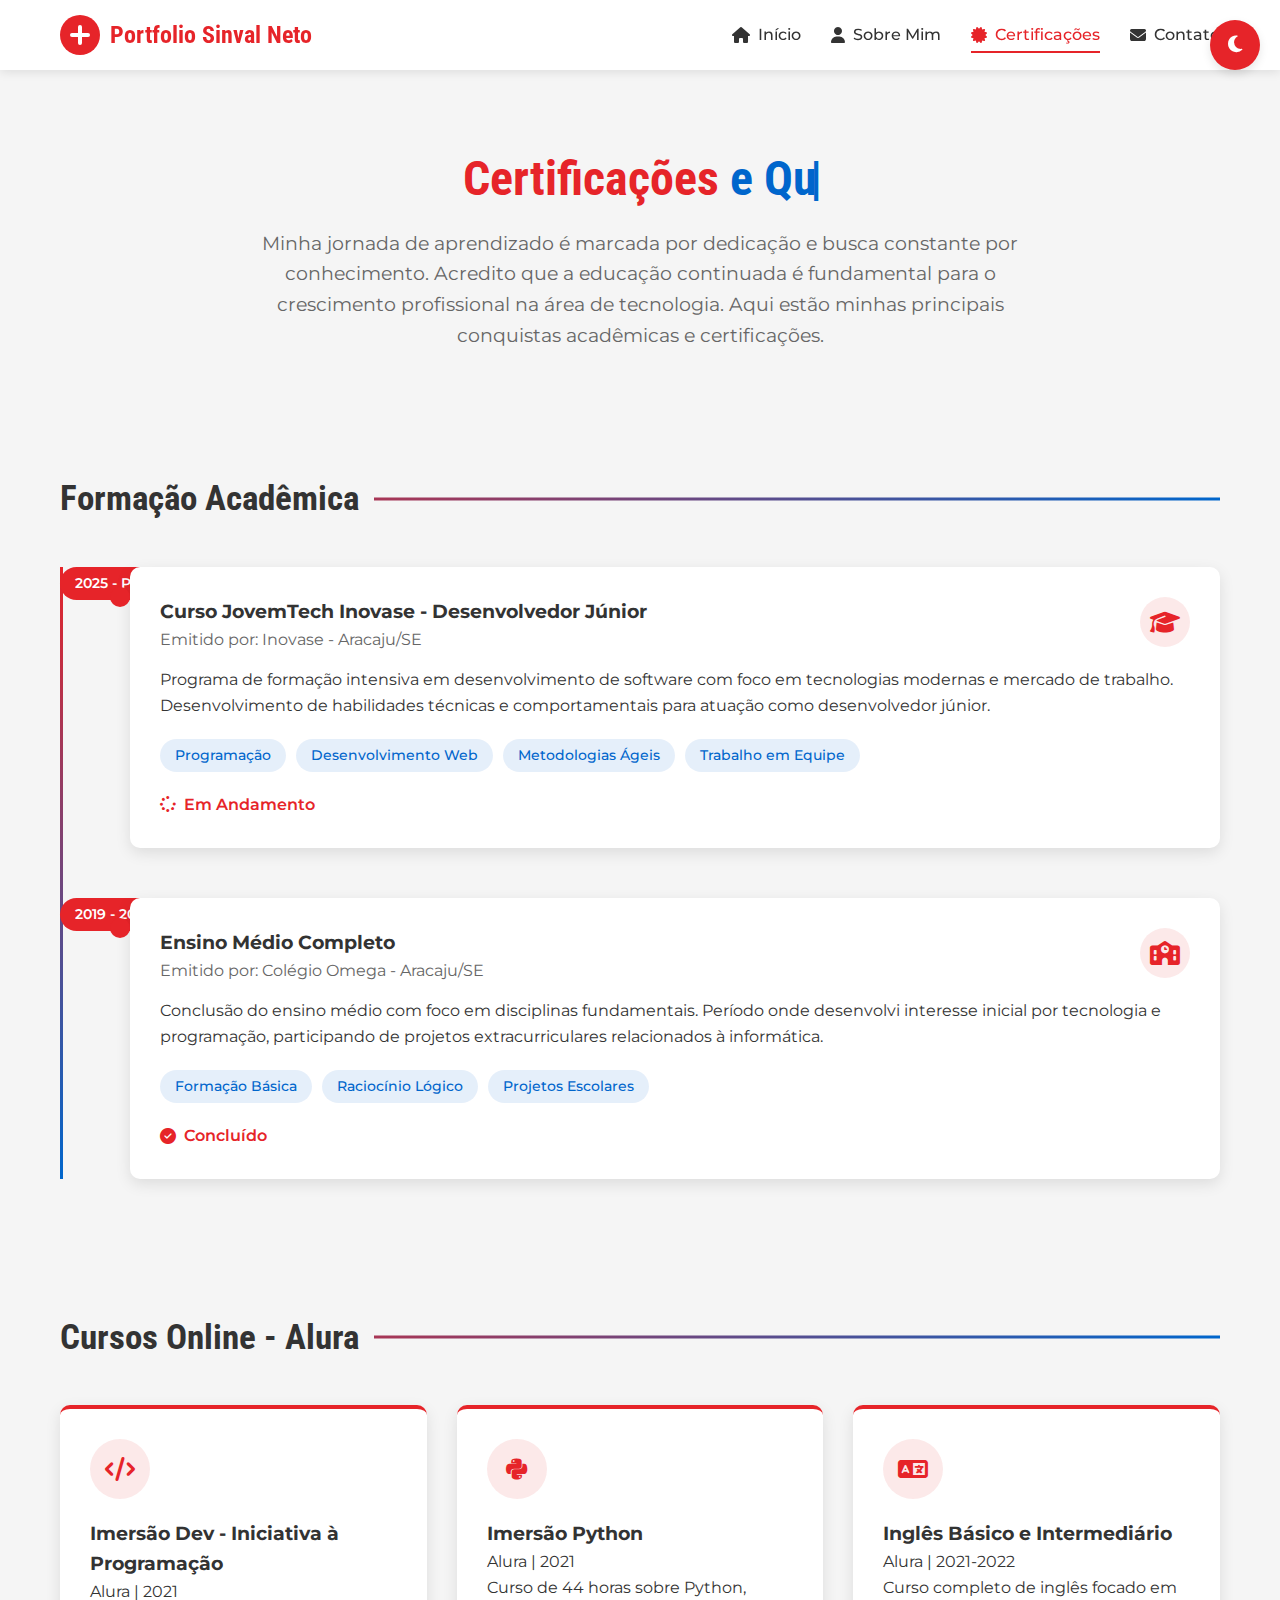
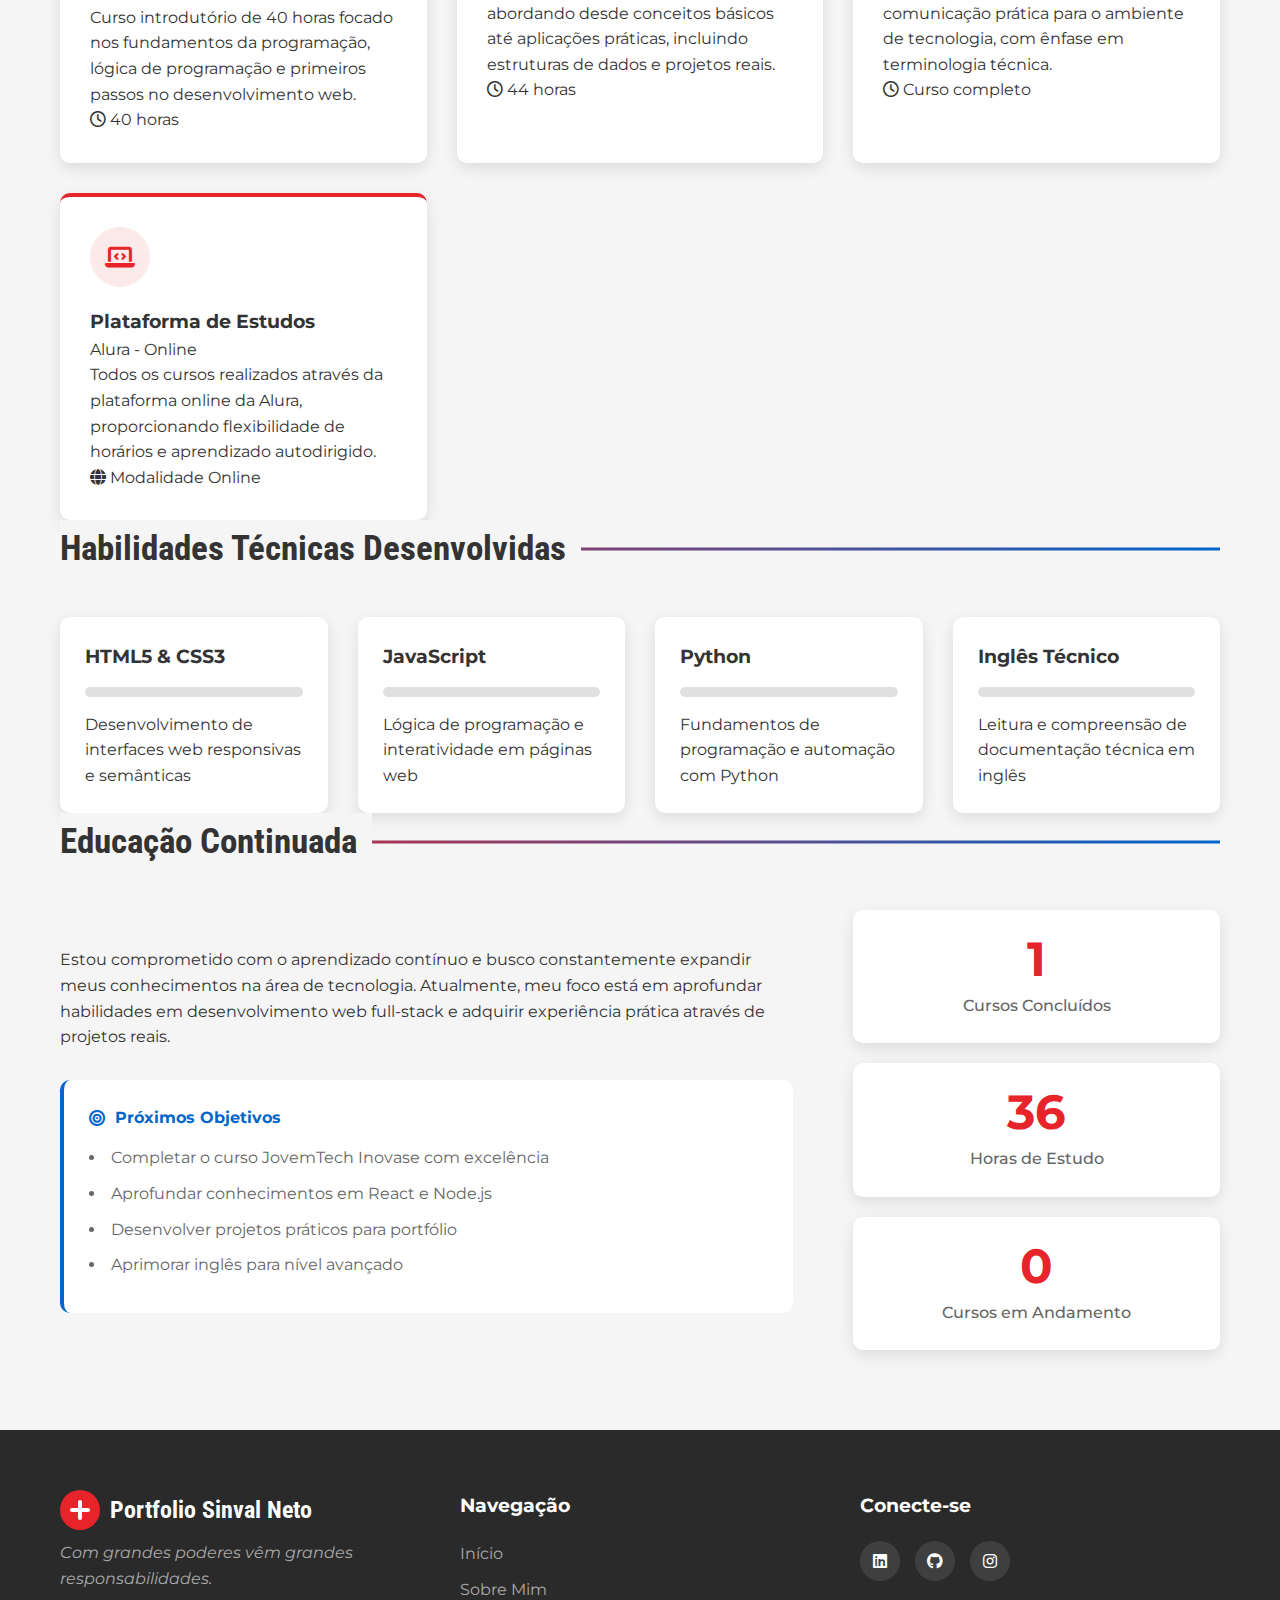
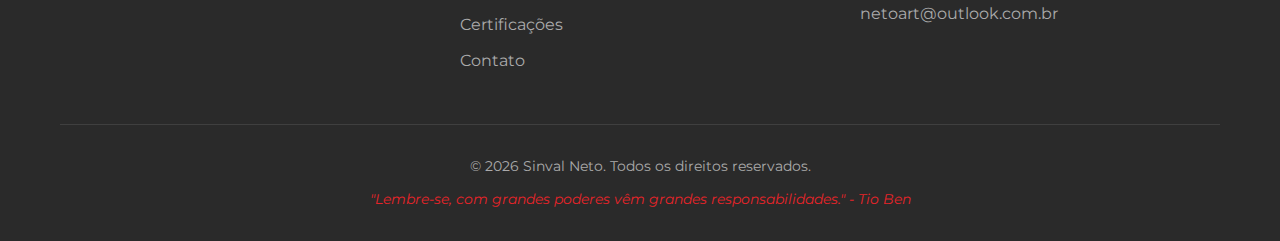
<file: certificacoes.html>
<!DOCTYPE html>
<html lang="pt-BR">
<head>
    <meta charset="UTF-8">
    <meta name="viewport" content="width=device-width, initial-scale=1.0">
    <title>Certificações - Portfólio Sinval Neto</title>
    <link rel="stylesheet" href="styles.css">
    <link rel="stylesheet" href="https://cdnjs.cloudflare.com/ajax/libs/font-awesome/6.4.0/css/all.min.css">
    <link href="https://fonts.googleapis.com/css2?family=Montserrat:wght@400;500;700&family=Roboto+Condensed:wght@700&display=swap" rel="stylesheet">
</head>
<body class="light-mode">
    <button id="theme-toggle" class="theme-toggle" aria-label="Alternar modo claro/escuro">
        <i class="fas fa-moon"></i>
    </button>

    <header class="spider-header">
        <div class="container">
            <nav class="main-nav">
                <div class="logo">
                    <div class="spider-logo">
                        <div class="spider-icon"></div>
                        <span class="logo-text">Portfolio Sinval Neto</span>
                    </div>
                </div>
                <ul class="nav-links">
                    <li><a href="index.html"><i class="fas fa-home"></i> Início</a></li>
                    <li><a href="sobre.html"><i class="fas fa-user"></i> Sobre Mim</a></li>
                    <li><a href="certificacoes.html" class="active"><i class="fas fa-certificate"></i> Certificações</a></li>
                    <li><a href="contato.html"><i class="fas fa-envelope"></i> Contato</a></li>
                </ul>
                <div class="menu-toggle">
                    <i class="fas fa-bars"></i>
                </div>
            </nav>
        </div>
    </header>
    
    <main class="container">
        <section class="certs-hero">
            <h1 class="spider-title">
                <span class="spider-highlight">Certificações</span>
                <span class="typewriter">e Qualificações</span>
            </h1>
            <p class="section-subtitle">
                Minha jornada de aprendizado é marcada por dedicação e busca constante por conhecimento. Acredito que a educação continuada é fundamental para o crescimento profissional na área de tecnologia. Aqui estão minhas principais conquistas acadêmicas e certificações.
            </p>
        </section>
        
        <section class="certs-main-section">
            <h2 class="section-title">
                <span class="title-text">Formação Acadêmica</span>
                <div class="spider-line"></div>
            </h2>
            <div class="certs-timeline">
                <div class="timeline-item">
                    <div class="timeline-date">2025 - Presente</div>
                    <div class="timeline-content">
                        <div class="cert-badge">
                            <i class="fas fa-graduation-cap"></i>
                        </div>
                        <h3>Curso JovemTech Inovase - Desenvolvedor Júnior</h3>
                        <p class="cert-issuer">Emitido por: Inovase - Aracaju/SE</p>
                        <p class="cert-description">
                            Programa de formação intensiva em desenvolvimento de software com foco em tecnologias modernas e mercado de trabalho. Desenvolvimento de habilidades técnicas e comportamentais para atuação como desenvolvedor júnior.
                        </p>
                        <div class="cert-skills">
                            <span class="skill-tag">Programação</span>
                            <span class="skill-tag">Desenvolvimento Web</span>
                            <span class="skill-tag">Metodologias Ágeis</span>
                            <span class="skill-tag">Trabalho em Equipe</span>
                        </div>
                        <div class="cert-actions">
                            <span class="btn-cert-action">
                                <i class="fas fa-spinner"></i> Em Andamento
                            </span>
                        </div>
                    </div>
                </div>
                
                <div class="timeline-item">
                    <div class="timeline-date">2019 - 2021</div>
                    <div class="timeline-content">
                        <div class="cert-badge">
                            <i class="fas fa-school"></i>
                        </div>
                        <h3>Ensino Médio Completo</h3>
                        <p class="cert-issuer">Emitido por: Colégio Omega - Aracaju/SE</p>
                        <p class="cert-description">
                            Conclusão do ensino médio com foco em disciplinas fundamentais. Período onde desenvolvi interesse inicial por tecnologia e programação, participando de projetos extracurriculares relacionados à informática.
                        </p>
                        <div class="cert-skills">
                            <span class="skill-tag">Formação Básica</span>
                            <span class="skill-tag">Raciocínio Lógico</span>
                            <span class="skill-tag">Projetos Escolares</span>
                        </div>
                        <div class="cert-actions">
                            <span class="btn-cert-action">
                                <i class="fas fa-check-circle"></i> Concluído
                            </span>
                        </div>
                    </div>
                </div>
            </div>
        </section>
        
        <section class="certs-additional-section">
            <h2 class="section-title">
                <span class="title-text">Cursos Online - Alura</span>
                <div class="spider-line"></div>
            </h2>
            <div class="additional-certs-grid">
                <div class="additional-cert-card">
                    <div class="cert-icon">
                        <i class="fas fa-code"></i>
                    </div>
                    <h3>Imersão Dev - Iniciativa à Programação</h3>
                    <p class="cert-info">Alura | 2021</p>
                    <p>Curso introdutório de 40 horas focado nos fundamentos da programação, lógica de programação e primeiros passos no desenvolvimento web.</p>
                    <div class="cert-hours">
                        <i class="far fa-clock"></i> 40 horas
                    </div>
                </div>
                
                <div class="additional-cert-card">
                    <div class="cert-icon">
                        <i class="fab fa-python"></i>
                    </div>
                    <h3>Imersão Python</h3>
                    <p class="cert-info">Alura | 2021</p>
                    <p>Curso de 44 horas sobre Python, abordando desde conceitos básicos até aplicações práticas, incluindo estruturas de dados e projetos reais.</p>
                    <div class="cert-hours">
                        <i class="far fa-clock"></i> 44 horas
                    </div>
                </div>
                
                <div class="additional-cert-card">
                    <div class="cert-icon">
                        <i class="fas fa-language"></i>
                    </div>
                    <h3>Inglês Básico e Intermediário</h3>
                    <p class="cert-info">Alura | 2021-2022</p>
                    <p>Curso completo de inglês focado em comunicação prática para o ambiente de tecnologia, com ênfase em terminologia técnica.</p>
                    <div class="cert-hours">
                        <i class="far fa-clock"></i> Curso completo
                    </div>
                </div>
                
                <div class="additional-cert-card">
                    <div class="cert-icon">
                        <i class="fas fa-laptop-code"></i>
                    </div>
                    <h3>Plataforma de Estudos</h3>
                    <p class="cert-info">Alura - Online</p>
                    <p>Todos os cursos realizados através da plataforma online da Alura, proporcionando flexibilidade de horários e aprendizado autodirigido.</p>
                    <div class="cert-hours">
                        <i class="fas fa-globe"></i> Modalidade Online
                    </div>
                </div>
            </div>
        </section>
        
        <section class="skills-tech-section">
            <h2 class="section-title">
                <span class="title-text">Habilidades Técnicas Desenvolvidas</span>
                <div class="spider-line"></div>
            </h2>
            <div class="skills-tech-grid">
                <div class="tech-skill">
                    <h3>HTML5 & CSS3</h3>
                    <div class="skill-progress">
                        <div class="progress-bar" data-level="85"></div>
                    </div>
                    <p>Desenvolvimento de interfaces web responsivas e semânticas</p>
                </div>
                <div class="tech-skill">
                    <h3>JavaScript</h3>
                    <div class="skill-progress">
                        <div class="progress-bar" data-level="75"></div>
                    </div>
                    <p>Lógica de programação e interatividade em páginas web</p>
                </div>
                <div class="tech-skill">
                    <h3>Python</h3>
                    <div class="skill-progress">
                        <div class="progress-bar" data-level="70"></div>
                    </div>
                    <p>Fundamentos de programação e automação com Python</p>
                </div>
                <div class="tech-skill">
                    <h3>Inglês Técnico</h3>
                    <div class="skill-progress">
                        <div class="progress-bar" data-level="80"></div>
                    </div>
                    <p>Leitura e compreensão de documentação técnica em inglês</p>
                </div>
            </div>
        </section>
        
        <section class="ongoing-education">
            <h2 class="section-title">
                <span class="title-text">Educação Continuada</span>
                <div class="spider-line"></div>
            </h2>
            <div class="education-content">
                <div class="education-text">
                    <p>
                        Estou comprometido com o aprendizado contínuo e busco constantemente expandir meus conhecimentos na área de tecnologia. Atualmente, meu foco está em aprofundar habilidades em desenvolvimento web full-stack e adquirir experiência prática através de projetos reais.
                    </p>
                    <div class="education-goals">
                        <h4><i class="fas fa-bullseye"></i> Próximos Objetivos</h4>
                        <ul>
                            <li>Completar o curso JovemTech Inovase com excelência</li>
                            <li>Aprofundar conhecimentos em React e Node.js</li>
                            <li>Desenvolver projetos práticos para portfólio</li>
                            <li>Aprimorar inglês para nível avançado</li>
                        </ul>
                    </div>
                </div>
                <div class="education-stats">
                    <div class="stat-card">
                        <div class="stat-number" data-count="3">0</div>
                        <div class="stat-label">Cursos Concluídos</div>
                    </div>
                    <div class="stat-card">
                        <div class="stat-number" data-count="84">0</div>
                        <div class="stat-label">Horas de Estudo</div>
                    </div>
                    <div class="stat-card">
                        <div class="stat-number" data-count="1">0</div>
                        <div class="stat-label">Cursos em Andamento</div>
                    </div>
                </div>
            </div>
        </section>
    </main>
    
    <footer class="spider-footer">
        <div class="container">
            <div class="footer-content">
                <div class="footer-logo">
                    <div class="spider-logo">
                        <div class="spider-icon"></div>
                        <span class="logo-text">Portfolio Sinval Neto</span>
                    </div>
                    <p class="footer-tagline">Com grandes poderes vêm grandes responsabilidades.</p>
                </div>
                <div class="footer-links">
                    <h4>Navegação</h4>
                    <ul>
                        <li><a href="index.html">Início</a></li>
                        <li><a href="sobre.html">Sobre Mim</a></li>
                        <li><a href="certificacoes.html">Certificações</a></li>
                        <li><a href="contato.html">Contato</a></li>
                    </ul>
                </div>
                <div class="footer-social">
                    <h4>Conecte-se</h4>
                    <div class="social-icons">
                        <a href="https://www.linkedin.com/in/sinval-neto-64b133387/" class="social-icon" title="LinkedIn"><i class="fab fa-linkedin"></i></a>
                        <a href="https://github.com/siinvalneto" class="social-icon" title="GitHub"><i class="fab fa-github"></i></a>
                        <a href="https://www.instagram.com/eunetxinhu/" class="social-icon" title="Instagram"><i class="fab fa-instagram"></i></a>
                    </div>
                    <p class="footer-email">netoart@outlook.com.br</p>
                </div>
            </div>
            <div class="footer-bottom">
                <p>&copy; <span id="current-year"></span> Sinval Neto. Todos os direitos reservados.</p>
                <p class="spider-quote">"Lembre-se, com grandes poderes vêm grandes responsabilidades." - Tio Ben</p>
            </div>
        </div>
    </footer>

    <script src="script.js"></script>
</body>
</html>
</file>
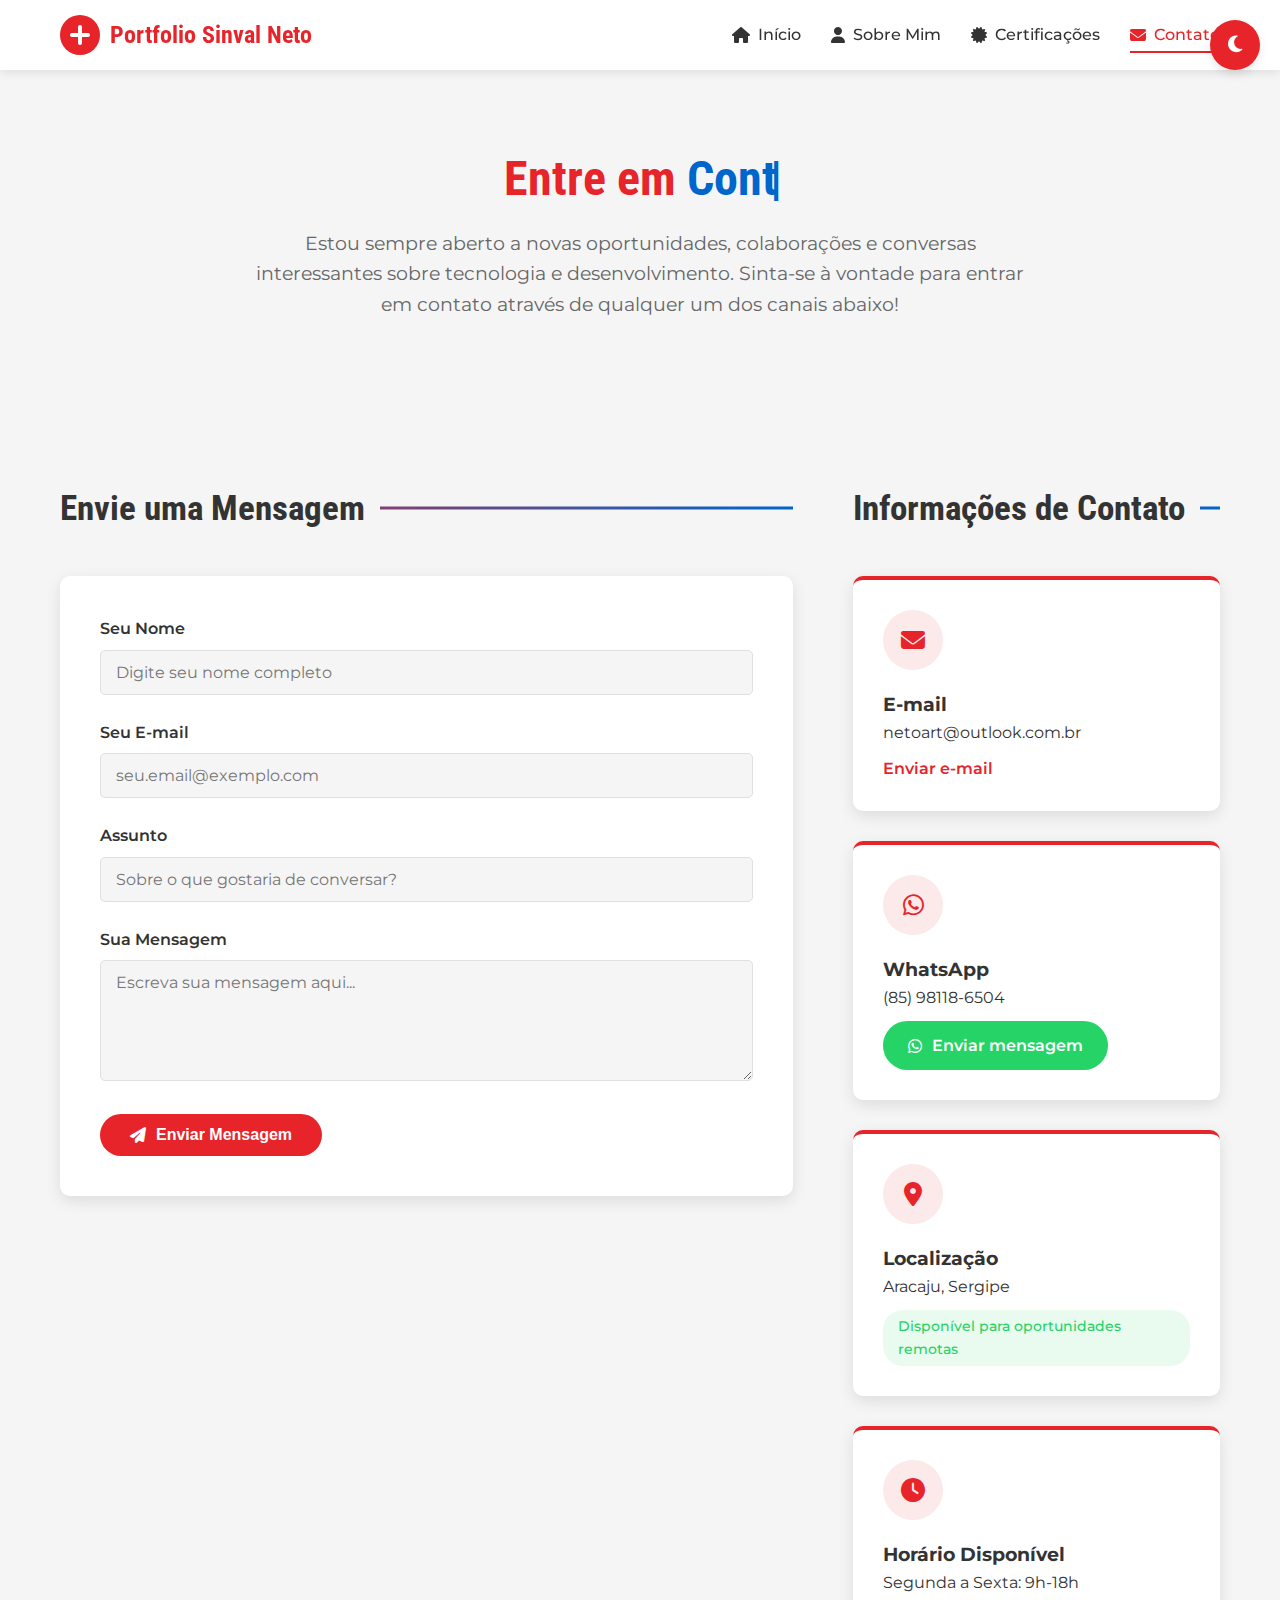
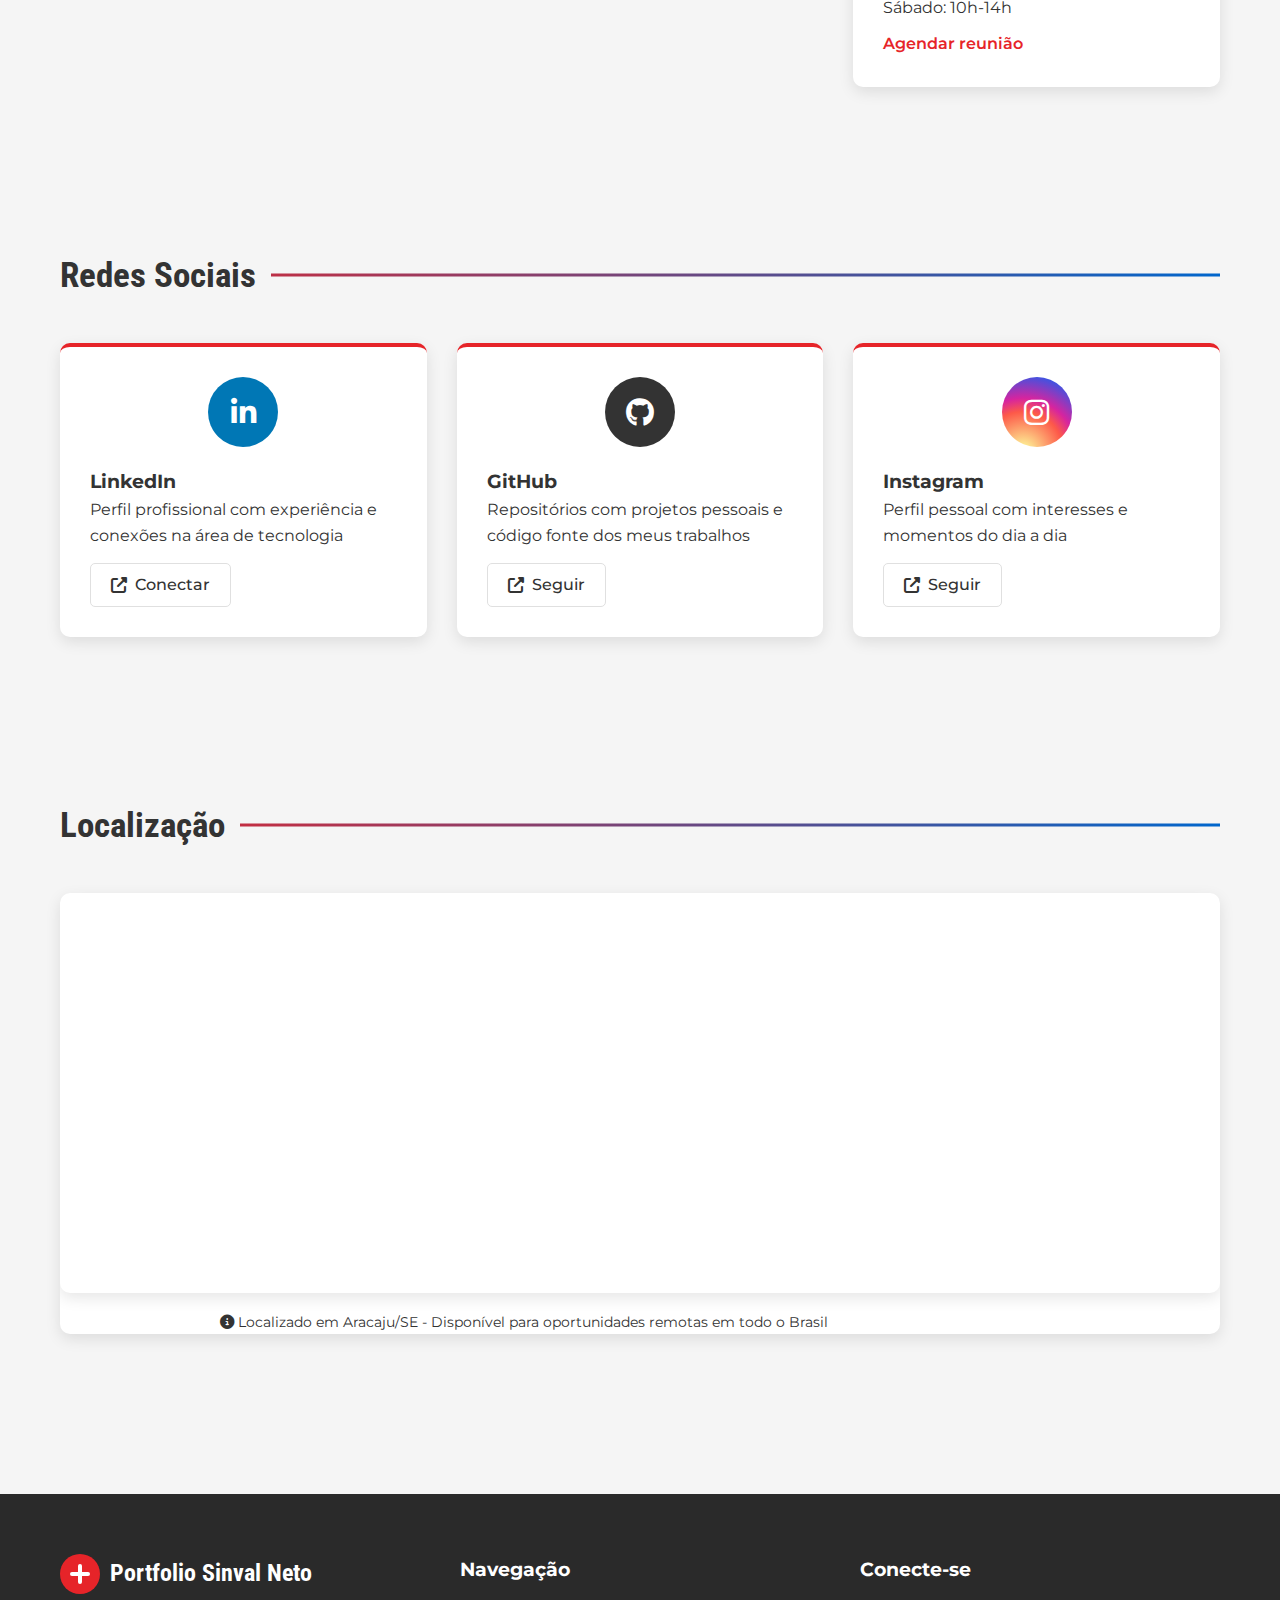
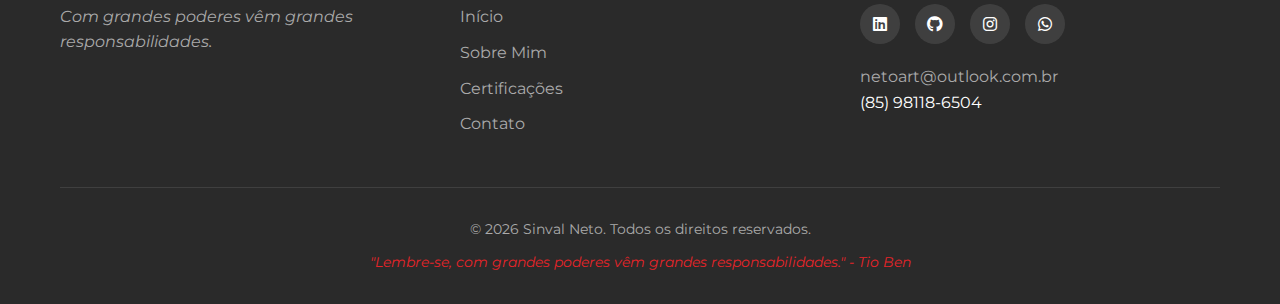
<file: contato.html>
<!DOCTYPE html>
<html lang="pt-BR">
<head>
    <meta charset="UTF-8">
    <meta name="viewport" content="width=device-width, initial-scale=1.0">
    <title>Contato - Portfólio Sinval Neto</title>
    <link rel="stylesheet" href="styles.css">
    <link rel="stylesheet" href="https://cdnjs.cloudflare.com/ajax/libs/font-awesome/6.4.0/css/all.min.css">
    <link href="https://fonts.googleapis.com/css2?family=Montserrat:wght@400;500;700&family=Roboto+Condensed:wght@700&display=swap" rel="stylesheet">
    <style>
        .map-container iframe {
            width: 100%;
            height: 400px;
            border: none;
            border-radius: 10px;
            box-shadow: 0 5px 15px rgba(0, 0, 0, 0.1);
        }
        
        .map-placeholder {
            background-color: var(--surface-color);
            border-radius: 10px;
            padding: 40px 20px;
            text-align: center;
            box-shadow: 0 5px 15px var(--shadow-color);
        }
        
        .dark-mode .map-placeholder {
            background-color: var(--dark-surface);
        }
        
        .whatsapp-contact {
            background-color: #25D366;
            color: white;
            padding: 12px 25px;
            border-radius: 50px;
            text-decoration: none;
            display: inline-flex;
            align-items: center;
            gap: 10px;
            margin-top: 10px;
            font-weight: 600;
            transition: all 0.3s;
        }
        
        .whatsapp-contact:hover {
            background-color: #128C7E;
            transform: translateY(-3px);
            box-shadow: 0 5px 15px rgba(37, 211, 102, 0.3);
        }
        
        .availability-badge {
            display: inline-block;
            background-color: rgba(37, 211, 102, 0.1);
            color: #25D366;
            padding: 5px 15px;
            border-radius: 20px;
            font-size: 0.9rem;
            margin-top: 10px;
            font-weight: 500;
        }
    </style>
</head>
<body class="light-mode">
    <button id="theme-toggle" class="theme-toggle" aria-label="Alternar modo claro/escuro">
        <i class="fas fa-moon"></i>
    </button>
    
    <header class="spider-header">
        <div class="container">
            <nav class="main-nav">
                <div class="logo">
                    <div class="spider-logo">
                        <div class="spider-icon"></div>
                        <span class="logo-text">Portfolio Sinval Neto</span>
                    </div>
                </div>
                <ul class="nav-links">
                    <li><a href="index.html"><i class="fas fa-home"></i> Início</a></li>
                    <li><a href="sobre.html"><i class="fas fa-user"></i> Sobre Mim</a></li>
                    <li><a href="certificacoes.html"><i class="fas fa-certificate"></i> Certificações</a></li>
                    <li><a href="contato.html" class="active"><i class="fas fa-envelope"></i> Contato</a></li>
                </ul>
                <div class="menu-toggle">
                    <i class="fas fa-bars"></i>
                </div>
            </nav>
        </div>
    </header>

    <main class="container">
        <section class="contact-hero">
            <h1 class="spider-title">
                <span class="spider-highlight">Entre em</span>
                <span class="typewriter">Contato</span>
            </h1>
            <p class="section-subtitle">
                Estou sempre aberto a novas oportunidades, colaborações e conversas interessantes sobre tecnologia e desenvolvimento. Sinta-se à vontade para entrar em contato através de qualquer um dos canais abaixo!
            </p>
        </section>

        <div class="contact-content">
            <section class="contact-form-section">
                <h2 class="section-title">
                    <span class="title-text">Envie uma Mensagem</span>
                    <div class="spider-line"></div>
                </h2>
                <form id="contact-form" class="contact-form">
                    <div class="form-group">
                        <label for="name">Seu Nome</label>
                        <input type="text" id="name" name="name" placeholder="Digite seu nome completo" required>
                    </div>
                    <div class="form-group">
                        <label for="email">Seu E-mail</label>
                        <input type="email" id="email" name="email" placeholder="seu.email@exemplo.com" required>
                    </div>
                    <div class="form-group">
                        <label for="subject">Assunto</label>
                        <input type="text" id="subject" name="subject" placeholder="Sobre o que gostaria de conversar?" required>
                    </div>
                    <div class="form-group">
                        <label for="message">Sua Mensagem</label>
                        <textarea id="message" name="message" rows="5" placeholder="Escreva sua mensagem aqui..." required></textarea>
                    </div>
                    <button type="submit" class="btn btn-primary">
                        <i class="fas fa-paper-plane"></i> Enviar Mensagem
                    </button>
                </form>
                <div id="form-message" class="form-message"></div>
            </section>

            <section class="contact-info-section">
                <h2 class="section-title">
                    <span class="title-text">Informações de Contato</span>
                    <div class="spider-line"></div>
                </h2>
                <div class="contact-info-cards">
                    <div class="contact-info-card">
                        <div class="contact-icon">
                            <i class="fas fa-envelope"></i>
                        </div>
                        <h3>E-mail</h3>
                        <p>netoart@outlook.com.br</p>
                        <a href="mailto:netoart@outlook.com.br" class="contact-link">Enviar e-mail</a>
                    </div>
                    <div class="contact-info-card">
                        <div class="contact-icon">
                            <i class="fab fa-whatsapp"></i>
                        </div>
                        <h3>WhatsApp</h3>
                        <p>(85) 98118-6504</p>
                        <a href="https://wa.me/5585981186504?text=Olá%20Sinval!%20Vi%20seu%20portfólio%20e%20gostaria%20de%20conversar." class="whatsapp-contact" target="_blank">
                            <i class="fab fa-whatsapp"></i> Enviar mensagem
                        </a>
                    </div>
                    <div class="contact-info-card">
                        <div class="contact-icon">
                            <i class="fas fa-map-marker-alt"></i>
                        </div>
                        <h3>Localização</h3>
                        <p>Aracaju, Sergipe</p>
                        <span class="availability-badge">Disponível para oportunidades remotas</span>
                    </div>
                    <div class="contact-info-card">
                        <div class="contact-icon">
                            <i class="fas fa-clock"></i>
                        </div>
                        <h3>Horário Disponível</h3>
                        <p>Segunda a Sexta: 9h-18h</p>
                        <p>Sábado: 10h-14h</p>
                        <a href="mailto:netoart@outlook.com.br?subject=Agendamento%20de%20Reunião&body=Olá%20Sinval,%20gostaria%20de%20agendar%20uma%20reunião." class="contact-link">Agendar reunião</a>
                    </div>
                </div>
            </section>
        </div>

        <section class="social-section">
            <h2 class="section-title">
                <span class="title-text">Redes Sociais</span>
                <div class="spider-line"></div>
            </h2>
            <div class="social-profiles">
                <div class="social-profile-card">
                    <div class="social-profile-icon linkedin">
                        <i class="fab fa-linkedin-in"></i>
                    </div>
                    <h3>LinkedIn</h3>
                    <p>Perfil profissional com experiência e conexões na área de tecnologia</p>
                    <a href="https://www.linkedin.com/in/sinval-neto-64b133387/" class="btn-social" target="_blank">
                        <i class="fas fa-external-link-alt"></i> Conectar
                    </a>
                </div>
                <div class="social-profile-card">
                    <div class="social-profile-icon github">
                        <i class="fab fa-github"></i>
                    </div>
                    <h3>GitHub</h3>
                    <p>Repositórios com projetos pessoais e código fonte dos meus trabalhos</p>
                    <a href="https://github.com/siinvalneto" class="btn-social" target="_blank">
                        <i class="fas fa-external-link-alt"></i> Seguir
                    </a>
                </div>
                <div class="social-profile-card">
                    <div class="social-profile-icon instagram">
                        <i class="fab fa-instagram"></i>
                    </div>
                    <h3>Instagram</h3>
                    <p>Perfil pessoal com interesses e momentos do dia a dia</p>
                    <a href="https://www.instagram.com/eunetxinhu/" class="btn-social" target="_blank">
                        <i class="fas fa-external-link-alt"></i> Seguir
                    </a>
                </div>
            </div>
        </section>

        <section class="map-section">
            <h2 class="section-title">
                <span class="title-text">Localização</span>
                <div class="spider-line"></div>
            </h2>
            <div class="map-container">
                <iframe 
                    src="https://www.google.com/maps/embed?pb=!1m18!1m12!1m3!1d31315.336377576227!2d-37.071625600000006!3d-10.909934400000002!2m3!1f0!2f0!3f0!3m2!1i1024!2i768!4f13.1!3m3!1m2!1s0x71ab3f0b6497777%3A0x8b8c2c951b7a9c7d!2sAracaju%2C%20SE!5e0!3m2!1spt-BR!2sbr!4v1678900000000!5m2!1spt-BR!2sbr" 
                    allowfullscreen="" 
                    loading="lazy" 
                    referrerpolicy="no-referrer-when-downgrade">
                </iframe>
                <div class="map-note">
                    <p><i class="fas fa-info-circle"></i> Localizado em Aracaju/SE - Disponível para oportunidades remotas em todo o Brasil</p>
                </div>
            </div>
        </section>
    </main>

    <footer class="spider-footer">
        <div class="container">
            <div class="footer-content">
                <div class="footer-logo">
                    <div class="spider-logo">
                        <div class="spider-icon"></div>
                        <span class="logo-text">Portfolio Sinval Neto</span>
                    </div>
                    <p class="footer-tagline">Com grandes poderes vêm grandes responsabilidades.</p>
                </div>
                <div class="footer-links">
                    <h4>Navegação</h4>
                    <ul>
                        <li><a href="index.html">Início</a></li>
                        <li><a href="sobre.html">Sobre Mim</a></li>
                        <li><a href="certificacoes.html">Certificações</a></li>
                        <li><a href="contato.html">Contato</a></li>
                    </ul>
                </div>
                <div class="footer-social">
                    <h4>Conecte-se</h4>
                    <div class="social-icons">
                        <a href="https://www.linkedin.com/in/sinval-neto-64b133387/" class="social-icon" title="LinkedIn" target="_blank">
                            <i class="fab fa-linkedin"></i>
                        </a>
                        <a href="https://github.com/siinvalneto" class="social-icon" title="GitHub" target="_blank">
                            <i class="fab fa-github"></i>
                        </a>
                        <a href="https://www.instagram.com/eunetxinhu/" class="social-icon" title="Instagram" target="_blank">
                            <i class="fab fa-instagram"></i>
                        </a>
                        <a href="https://wa.me/5585981186504?text=Olá%20Sinval!%20Vi%20seu%20portfólio%20e%20gostaria%20de%20conversar." class="social-icon" title="WhatsApp" target="_blank">
                            <i class="fab fa-whatsapp"></i>
                        </a>
                    </div>
                    <p class="footer-email">netoart@outlook.com.br</p>
                    <p class="footer-phone">(85) 98118-6504</p>
                </div>
            </div>
            <div class="footer-bottom">
                <p>&copy; <span id="current-year"></span> Sinval Neto. Todos os direitos reservados.</p>
                <p class="spider-quote">"Lembre-se, com grandes poderes vêm grandes responsabilidades." - Tio Ben</p>
            </div>
        </div>
    </footer>

    <script src="script.js"></script>
</body>
</html>
</file>
<file: styles.css>
* {
    margin: 0;
    padding: 0;
    box-sizing: border-box;
}

:root {

    --primary-color: #e62429; 
    --secondary-color: #2a2a2a; 
    --accent-color: #0066cc; 
    --background-color: #f5f5f5;
    --surface-color: #ffffff;
    --text-color: #333333;
    --text-secondary: #666666;
    --border-color: #e0e0e0;
    --shadow-color: rgba(0, 0, 0, 0.1);
    --spider-web-color: rgba(230, 36, 41, 0.1);
    
    --dark-background: #121212;
    --dark-surface: #1e1e1e;
    --dark-text: #f0f0f0;
    --dark-text-secondary: #aaaaaa;
    --dark-border: #333333;
    --dark-shadow: rgba(0, 0, 0, 0.3);
    --dark-spider-web: rgba(230, 36, 41, 0.15);
}

body.dark-mode {
    --background-color: var(--dark-background);
    --surface-color: var(--dark-surface);
    --text-color: var(--dark-text);
    --text-secondary: var(--dark-text-secondary);
    --border-color: var(--dark-border);
    --shadow-color: var(--dark-shadow);
    --spider-web-color: var(--dark-spider-web);
}

html {
    scroll-behavior: smooth;
}

body {
    font-family: 'Montserrat', sans-serif;
    background-color: var(--background-color);
    color: var(--text-color);
    line-height: 1.6;
    transition: background-color 0.3s, color 0.3s;
    overflow-x: hidden;
}

.container {
    max-width: 1200px;
    margin: 0 auto;
    padding: 0 20px;
}

.theme-toggle {
    position: fixed;
    top: 20px;
    right: 20px;
    width: 50px;
    height: 50px;
    border-radius: 50%;
    background-color: var(--primary-color);
    color: white;
    border: none;
    cursor: pointer;
    z-index: 1000;
    display: flex;
    align-items: center;
    justify-content: center;
    font-size: 1.2rem;
    box-shadow: 0 4px 10px var(--shadow-color);
    transition: all 0.3s ease;
}

.theme-toggle:hover {
    transform: scale(1.1);
    box-shadow: 0 6px 15px var(--shadow-color);
}

.dark-mode .theme-toggle {
    background-color: var(--accent-color);
}

.spider-header {
    background-color: var(--surface-color);
    box-shadow: 0 2px 10px var(--shadow-color);
    position: sticky;
    top: 0;
    z-index: 100;
    padding: 15px 0;
}

.main-nav {
    display: flex;
    justify-content: space-between;
    align-items: center;
}

.logo {
    display: flex;
    align-items: center;
}

.spider-logo {
    display: flex;
    align-items: center;
    gap: 10px;
}

.spider-icon {
    width: 40px;
    height: 40px;
    background-color: var(--primary-color);
    border-radius: 50%;
    position: relative;
}

.spider-icon::before, .spider-icon::after {
    content: '';
    position: absolute;
    background-color: var(--surface-color);
    border-radius: 2px;
}

.spider-icon::before {
    width: 20px;
    height: 4px;
    top: 18px;
    left: 10px;
}

.spider-icon::after {
    width: 4px;
    height: 20px;
    top: 10px;
    left: 18px;
}

.logo-text {
    font-family: 'Roboto Condensed', sans-serif;
    font-weight: 700;
    font-size: 1.5rem;
    color: var(--primary-color);
}

.nav-links {
    display: flex;
    list-style: none;
    gap: 30px;
}

.nav-links a {
    text-decoration: none;
    color: var(--text-color);
    font-weight: 500;
    font-size: 1rem;
    display: flex;
    align-items: center;
    gap: 8px;
    transition: color 0.3s;
    position: relative;
    padding: 5px 0;
}

.nav-links a:hover, .nav-links a.active {
    color: var(--primary-color);
}

.nav-links a::after {
    content: '';
    position: absolute;
    bottom: 0;
    left: 0;
    width: 0;
    height: 2px;
    background-color: var(--primary-color);
    transition: width 0.3s;
}

.nav-links a:hover::after, .nav-links a.active::after {
    width: 100%;
}

.menu-toggle {
    display: none;
    font-size: 1.5rem;
    cursor: pointer;
}

.spider-title {
    font-family: 'Roboto Condensed', sans-serif;
    font-size: 3rem;
    margin-bottom: 20px;
    line-height: 1.2;
}

.spider-highlight {
    color: var(--primary-color);
}

.typewriter {
    display: inline-block;
    position: relative;
    color: var(--accent-color);
}

.typewriter::after {
    content: '|';
    position: absolute;
    right: -5px;
    animation: blink 1s infinite;
}

@keyframes blink {
    0%, 100% { opacity: 1; }
    50% { opacity: 0; }
}

.section-title {
    margin-bottom: 40px;
    position: relative;
}

.title-text {
    font-family: 'Roboto Condensed', sans-serif;
    font-size: 2.2rem;
    color: var(--text-color);
    display: inline-block;
    padding-right: 15px;
    background-color: var(--background-color);
    position: relative;
    z-index: 1;
}

.spider-line {
    height: 3px;
    background: linear-gradient(90deg, var(--primary-color), var(--accent-color));
    position: absolute;
    top: 50%;
    left: 0;
    right: 0;
    transform: translateY(-50%);
    z-index: 0;
}

.hero-section {
    padding: 80px 0;
}

.hero-content {
    display: flex;
    align-items: center;
    gap: 60px;
}

.hero-text {
    flex: 1;
}

.hero-subtitle {
    font-size: 1.5rem;
    color: var(--text-secondary);
    margin-bottom: 30px;
    position: relative;
    display: inline-block;
}

.animated-line {
    position: absolute;
    bottom: -5px;
    left: 0;
    width: 0;
    height: 2px;
    background-color: var(--primary-color);
    animation: expandLine 2s forwards;
    animation-delay: 1s;
}

@keyframes expandLine {
    to { width: 100%; }
}

.hero-description {
    font-size: 1.1rem;
    margin-bottom: 40px;
    color: var(--text-secondary);
}

.hero-buttons {
    display: flex;
    gap: 20px;
    flex-wrap: wrap;
}

.btn {
    padding: 12px 30px;
    border-radius: 50px;
    font-weight: 600;
    text-decoration: none;
    display: inline-flex;
    align-items: center;
    gap: 10px;
    transition: all 0.3s;
    cursor: pointer;
    border: none;
    font-size: 1rem;
}

.btn-primary {
    background-color: var(--primary-color);
    color: white;
}

.btn-primary:hover {
    background-color: #c41e23;
    transform: translateY(-3px);
    box-shadow: 0 10px 20px var(--shadow-color);
}

.btn-secondary {
    background-color: transparent;
    color: var(--primary-color);
    border: 2px solid var(--primary-color);
}

.btn-secondary:hover {
    background-color: var(--primary-color);
    color: white;
    transform: translateY(-3px);
    box-shadow: 0 10px 20px var(--shadow-color);
}

.hero-image {
    flex: 1;
    position: relative;
}

.image-placeholder {
    width: 100%;
    height: 400px;
    background-color: var(--surface-color);
    border-radius: 10px;
    display: flex;
    flex-direction: column;
    align-items: center;
    justify-content: center;
    border: 2px dashed var(--border-color);
    color: var(--text-secondary);
}

.image-placeholder.large {
    height: 450px;
}

.placeholder-icon {
    font-size: 4rem;
    margin-bottom: 20px;
    color: var(--text-secondary);
}

.spider-web-decoration {
    position: absolute;
    top: -20px;
    right: -20px;
    width: 200px;
    height: 200px;
    background-image: 
        radial-gradient(circle at center, transparent 20%, var(--spider-web-color) 20%, var(--spider-web-color) 30%, transparent 30%),
        linear-gradient(0deg, transparent 49%, var(--spider-web-color) 49%, var(--spider-web-color) 51%, transparent 51%),
        linear-gradient(60deg, transparent 49%, var(--spider-web-color) 49%, var(--spider-web-color) 51%, transparent 51%),
        linear-gradient(120deg, transparent 49%, var(--spider-web-color) 49%, var(--spider-web-color) 51%, transparent 51%);
    z-index: -1;
    animation: rotate 20s linear infinite;
}

@keyframes rotate {
    from { transform: rotate(0deg); }
    to { transform: rotate(360deg); }
}

.skills-section, .highlights-section, .about-section, .certs-main-section, .contact-form-section, .contact-info-section, .social-section, .map-section {
    padding: 80px 0;
}

.skills-grid, .highlights-grid, .interests-grid, .additional-certs-grid, .social-profiles, .contact-info-cards {
    display: grid;
    grid-template-columns: repeat(auto-fill, minmax(300px, 1fr));
    gap: 30px;
}

.skill-card, .highlight-card, .interest-card, .additional-cert-card, .contact-info-card, .social-profile-card {
    background-color: var(--surface-color);
    border-radius: 10px;
    padding: 30px;
    box-shadow: 0 5px 15px var(--shadow-color);
    transition: transform 0.3s, box-shadow 0.3s;
    border-top: 4px solid var(--primary-color);
}

.skill-card:hover, .highlight-card:hover, .interest-card:hover, .additional-cert-card:hover, .contact-info-card:hover, .social-profile-card:hover {
    transform: translateY(-10px);
    box-shadow: 0 15px 30px var(--shadow-color);
}

.skill-icon, .interest-icon, .cert-icon, .contact-icon {
    width: 60px;
    height: 60px;
    background-color: rgba(230, 36, 41, 0.1);
    border-radius: 50%;
    display: flex;
    align-items: center;
    justify-content: center;
    margin-bottom: 20px;
    font-size: 1.5rem;
    color: var(--primary-color);
}

.skill-level {
    height: 8px;
    background-color: var(--border-color);
    border-radius: 4px;
    margin-top: 20px;
    overflow: hidden;
}

.level-bar {
    height: 100%;
    background-color: var(--primary-color);
    width: 0;
    animation: fillBar 1.5s forwards;
}

@keyframes fillBar {
    to { width: var(--target-width); }
}

.highlight-number {
    font-size: 3rem;
    font-weight: 700;
    color: rgba(230, 36, 41, 0.2);
    margin-bottom: 10px;
    line-height: 1;
}

.spider-footer {
    background-color: var(--secondary-color);
    color: white;
    padding: 60px 0 30px;
    margin-top: 80px;
}

.footer-content {
    display: grid;
    grid-template-columns: repeat(auto-fit, minmax(250px, 1fr));
    gap: 40px;
    margin-bottom: 40px;
}

.footer-logo .spider-logo .logo-text {
    color: white;
}

.footer-tagline {
    font-style: italic;
    margin-top: 10px;
    color: #aaa;
}

.footer-links h4, .footer-social h4 {
    color: white;
    margin-bottom: 20px;
    font-size: 1.2rem;
}

.footer-links ul {
    list-style: none;
}

.footer-links li {
    margin-bottom: 10px;
}

.footer-links a {
    color: #aaa;
    text-decoration: none;
    transition: color 0.3s;
}

.footer-links a:hover {
    color: var(--primary-color);
}

.social-icons {
    display: flex;
    gap: 15px;
    margin-bottom: 20px;
}

.social-icon {
    width: 40px;
    height: 40px;
    border-radius: 50%;
    background-color: rgba(255, 255, 255, 0.1);
    display: flex;
    align-items: center;
    justify-content: center;
    color: white;
    text-decoration: none;
    transition: all 0.3s;
}

.social-icon:hover {
    background-color: var(--primary-color);
    transform: translateY(-3px);
}

.footer-email {
    color: #aaa;
}

.footer-bottom {
    border-top: 1px solid rgba(255, 255, 255, 0.1);
    padding-top: 30px;
    text-align: center;
    color: #aaa;
    font-size: 0.9rem;
}

.spider-quote {
    font-style: italic;
    margin-top: 10px;
    color: var(--primary-color);
}

.about-hero {
    padding: 80px 0 60px;
}

.about-profile {
    display: flex;
    align-items: center;
    gap: 60px;
}

.profile-image {
    flex: 1;
    position: relative;
}

.profile-info {
    flex: 2;
}

.profile-tagline {
    font-size: 1.3rem;
    color: var(--primary-color);
    margin-bottom: 20px;
    font-weight: 500;
}

.profile-contact-info {
    display: flex;
    flex-wrap: wrap;
    gap: 20px;
    margin-top: 30px;
}

.contact-item {
    display: flex;
    align-items: center;
    gap: 10px;
    color: var(--text-secondary);
}

.contact-item i {
    color: var(--primary-color);
}

.about-content {
    display: flex;
    gap: 60px;
    margin-top: 40px;
}

.about-text {
    flex: 2;
}

.about-details {
    flex: 1;
}

.detail-card {
    background-color: var(--surface-color);
    border-radius: 10px;
    padding: 25px;
    margin-bottom: 30px;
    box-shadow: 0 5px 15px var(--shadow-color);
}

.detail-card h3 {
    margin-bottom: 20px;
    color: var(--primary-color);
    display: flex;
    align-items: center;
    gap: 10px;
}

.detail-card ul {
    list-style: none;
}

.detail-card li {
    margin-bottom: 25px;
    padding-bottom: 25px;
    border-bottom: 1px solid var(--border-color);
}

.detail-card li:last-child {
    margin-bottom: 0;
    padding-bottom: 0;
    border-bottom: none;
}

.personal-quote {
    background-color: var(--surface-color);
    border-left: 4px solid var(--primary-color);
    padding: 25px;
    margin-top: 40px;
    border-radius: 0 10px 10px 0;
    position: relative;
}

.quote-text {
    font-size: 1.1rem;
    font-style: italic;
    color: var(--text-color);
    margin: 0 20px;
}

.personal-quote .fa-quote-left {
    position: absolute;
    top: 15px;
    left: 15px;
    color: var(--primary-color);
    opacity: 0.5;
}

.personal-quote .fa-quote-right {
    position: absolute;
    bottom: 15px;
    right: 15px;
    color: var(--primary-color);
    opacity: 0.5;
}

.philosophy-content {
    display: flex;
    gap: 60px;
    align-items: center;
}

.philosophy-text {
    flex: 2;
}

.philosophy-image {
    flex: 1;
}

.philosophy-principles {
    display: grid;
    grid-template-columns: repeat(auto-fill, minmax(200px, 1fr));
    gap: 20px;
    margin-top: 30px;
}

.principle {
    background-color: var(--surface-color);
    padding: 20px;
    border-radius: 10px;
    border-left: 4px solid var(--accent-color);
}

.principle h4 {
    color: var(--accent-color);
    margin-bottom: 10px;
    display: flex;
    align-items: center;
    gap: 10px;
}

.certs-hero {
    padding: 80px 0 40px;
    text-align: center;
}

.section-subtitle {
    font-size: 1.2rem;
    color: var(--text-secondary);
    max-width: 800px;
    margin: 0 auto;
}

.certs-timeline {
    position: relative;
    padding-left: 30px;
}

.certs-timeline::before {
    content: '';
    position: absolute;
    left: 0;
    top: 0;
    bottom: 0;
    width: 3px;
    background: linear-gradient(to bottom, var(--primary-color), var(--accent-color));
}

.timeline-item {
    position: relative;
    margin-bottom: 50px;
}

.timeline-date {
    position: absolute;
    left: -30px;
    top: 0;
    background-color: var(--primary-color);
    color: white;
    padding: 5px 15px;
    border-radius: 20px;
    font-weight: 600;
    font-size: 0.9rem;
}

.timeline-content {
    background-color: var(--surface-color);
    border-radius: 10px;
    padding: 30px;
    margin-left: 40px;
    box-shadow: 0 5px 15px var(--shadow-color);
    position: relative;
}

.timeline-content::before {
    content: '';
    position: absolute;
    left: -20px;
    top: 20px;
    width: 20px;
    height: 20px;
    background-color: var(--primary-color);
    border-radius: 50%;
}

.cert-badge {
    position: absolute;
    right: 30px;
    top: 30px;
    width: 50px;
    height: 50px;
    background-color: rgba(230, 36, 41, 0.1);
    border-radius: 50%;
    display: flex;
    align-items: center;
    justify-content: center;
    font-size: 1.5rem;
    color: var(--primary-color);
}

.cert-issuer {
    color: var(--text-secondary);
    margin-bottom: 15px;
}

.cert-description {
    margin-bottom: 20px;
}

.cert-skills {
    display: flex;
    flex-wrap: wrap;
    gap: 10px;
    margin-bottom: 20px;
}

.skill-tag {
    background-color: rgba(0, 102, 204, 0.1);
    color: var(--accent-color);
    padding: 5px 15px;
    border-radius: 20px;
    font-size: 0.9rem;
    font-weight: 500;
}

.btn-cert-action {
    display: inline-flex;
    align-items: center;
    gap: 8px;
    color: var(--primary-color);
    text-decoration: none;
    font-weight: 600;
    transition: color 0.3s;
}

.btn-cert-action:hover {
    color: var(--accent-color);
}

.skills-tech-grid {
    display: grid;
    grid-template-columns: repeat(auto-fill, minmax(250px, 1fr));
    gap: 30px;
}

.tech-skill {
    background-color: var(--surface-color);
    border-radius: 10px;
    padding: 25px;
    box-shadow: 0 5px 15px var(--shadow-color);
}

.skill-progress {
    height: 10px;
    background-color: var(--border-color);
    border-radius: 5px;
    margin: 15px 0;
    overflow: hidden;
}

.progress-bar {
    height: 100%;
    background-color: var(--primary-color);
    width: 0;
    animation: fillProgress 1.5s forwards;
}

@keyframes fillProgress {
    to { width: var(--target-width); }
}

.education-content {
    display: flex;
    gap: 60px;
    align-items: center;
}

.education-text {
    flex: 2;
}

.education-goals {
    background-color: var(--surface-color);
    border-radius: 10px;
    padding: 25px;
    margin-top: 30px;
    border-left: 4px solid var(--accent-color);
}

.education-goals h4 {
    color: var(--accent-color);
    margin-bottom: 15px;
    display: flex;
    align-items: center;
    gap: 10px;
}

.education-goals ul {
    list-style-position: inside;
    color: var(--text-secondary);
}

.education-goals li {
    margin-bottom: 10px;
}

.education-stats {
    flex: 1;
    display: flex;
    flex-direction: column;
    gap: 20px;
}

.stat-card {
    background-color: var(--surface-color);
    border-radius: 10px;
    padding: 25px;
    text-align: center;
    box-shadow: 0 5px 15px var(--shadow-color);
}

.stat-number {
    font-size: 3rem;
    font-weight: 700;
    color: var(--primary-color);
    line-height: 1;
}

.stat-label {
    color: var(--text-secondary);
    margin-top: 10px;
    font-weight: 500;
}

.contact-hero {
    padding: 80px 0 40px;
    text-align: center;
}

.contact-content {
    display: flex;
    gap: 60px;
    margin-top: 40px;
}

.contact-form-section {
    flex: 2;
}

.contact-info-section {
    flex: 1;
}

.contact-form {
    background-color: var(--surface-color);
    border-radius: 10px;
    padding: 40px;
    box-shadow: 0 5px 15px var(--shadow-color);
}

.form-group {
    margin-bottom: 25px;
}

.form-group label {
    display: block;
    margin-bottom: 8px;
    font-weight: 600;
    color: var(--text-color);
}

.form-group input,
.form-group textarea {
    width: 100%;
    padding: 12px 15px;
    border: 1px solid var(--border-color);
    border-radius: 5px;
    background-color: var(--background-color);
    color: var(--text-color);
    font-family: 'Montserrat', sans-serif;
    font-size: 1rem;
    transition: border-color 0.3s;
}

.form-group input:focus,
.form-group textarea:focus {
    outline: none;
    border-color: var(--primary-color);
}

.form-message {
    margin-top: 20px;
    padding: 15px;
    border-radius: 5px;
    font-weight: 500;
    display: none;
}

.form-message.success {
    background-color: rgba(76, 175, 80, 0.1);
    color: #4CAF50;
    border: 1px solid #4CAF50;
    display: block;
}

.form-message.error {
    background-color: rgba(244, 67, 54, 0.1);
    color: #F44336;
    border: 1px solid #F44336;
    display: block;
}

.contact-link {
    display: inline-block;
    margin-top: 10px;
    color: var(--primary-color);
    text-decoration: none;
    font-weight: 600;
    transition: color 0.3s;
}

.contact-link:hover {
    color: var(--accent-color);
}

.social-profile-icon {
    width: 70px;
    height: 70px;
    border-radius: 50%;
    display: flex;
    align-items: center;
    justify-content: center;
    margin: 0 auto 20px;
    font-size: 1.8rem;
    color: white;
}

.linkedin {
    background-color: #0077b5;
}

.github {
    background-color: #333;
}

.instagram {
    background: radial-gradient(circle at 30% 107%, #fdf497 0%, #fdf497 5%, #fd5949 45%, #d6249f 60%, #285AEB 90%);
}

.twitter {
    background-color: #1DA1F2;
}

.btn-social {
    display: inline-flex;
    align-items: center;
    gap: 8px;
    margin-top: 15px;
    padding: 8px 20px;
    background-color: var(--surface-color);
    color: var(--text-color);
    border: 1px solid var(--border-color);
    border-radius: 5px;
    text-decoration: none;
    font-weight: 500;
    transition: all 0.3s;
}

.btn-social:hover {
    background-color: var(--primary-color);
    color: white;
    border-color: var(--primary-color);
}

.map-container {
    background-color: var(--surface-color);
    border-radius: 10px;
    overflow: hidden;
    box-shadow: 0 5px 15px var(--shadow-color);
}

.map-placeholder {
    height: 300px;
    display: flex;
    flex-direction: column;
    align-items: center;
    justify-content: center;
    color: var(--text-secondary);
}

.map-note {
    font-size: 0.9rem;
    margin-top: 10px;
    text-align: center;
    max-width: 80%;
}

@media (max-width: 992px) {
    .hero-content,
    .about-profile,
    .about-content,
    .philosophy-content,
    .contact-content,
    .education-content {
        flex-direction: column;
        gap: 40px;
    }
    
    .spider-title {
        font-size: 2.5rem;
    }
    
    .title-text {
        font-size: 1.8rem;
    }
}

@media (max-width: 768px) {
    .nav-links {
        position: fixed;
        top: 80px;
        left: 0;
        right: 0;
        background-color: var(--surface-color);
        flex-direction: column;
        padding: 20px;
        box-shadow: 0 10px 20px var(--shadow-color);
        transform: translateY(-100%);
        opacity: 0;
        visibility: hidden;
        transition: all 0.3s;
        z-index: 99;
    }
    
    .nav-links.active {
        transform: translateY(0);
        opacity: 1;
        visibility: visible;
    }
    
    .menu-toggle {
        display: block;
    }
    
    .hero-buttons {
        flex-direction: column;
        align-items: flex-start;
    }
    
    .skills-grid,
    .highlights-grid,
    .interests-grid,
    .additional-certs-grid,
    .social-profiles,
    .contact-info-cards {
        grid-template-columns: 1fr;
    }
    
    .footer-content {
        grid-template-columns: 1fr;
        gap: 30px;
    }
}

@media (max-width: 480px) {
    .container {
        padding: 0 15px;
    }
    
    .spider-title {
        font-size: 2rem;
    }
    
    .title-text {
        font-size: 1.5rem;
    }
    
    .hero-subtitle {
        font-size: 1.2rem;
    }
    
    .btn {
        width: 100%;
        justify-content: center;
    }
}
</file>
